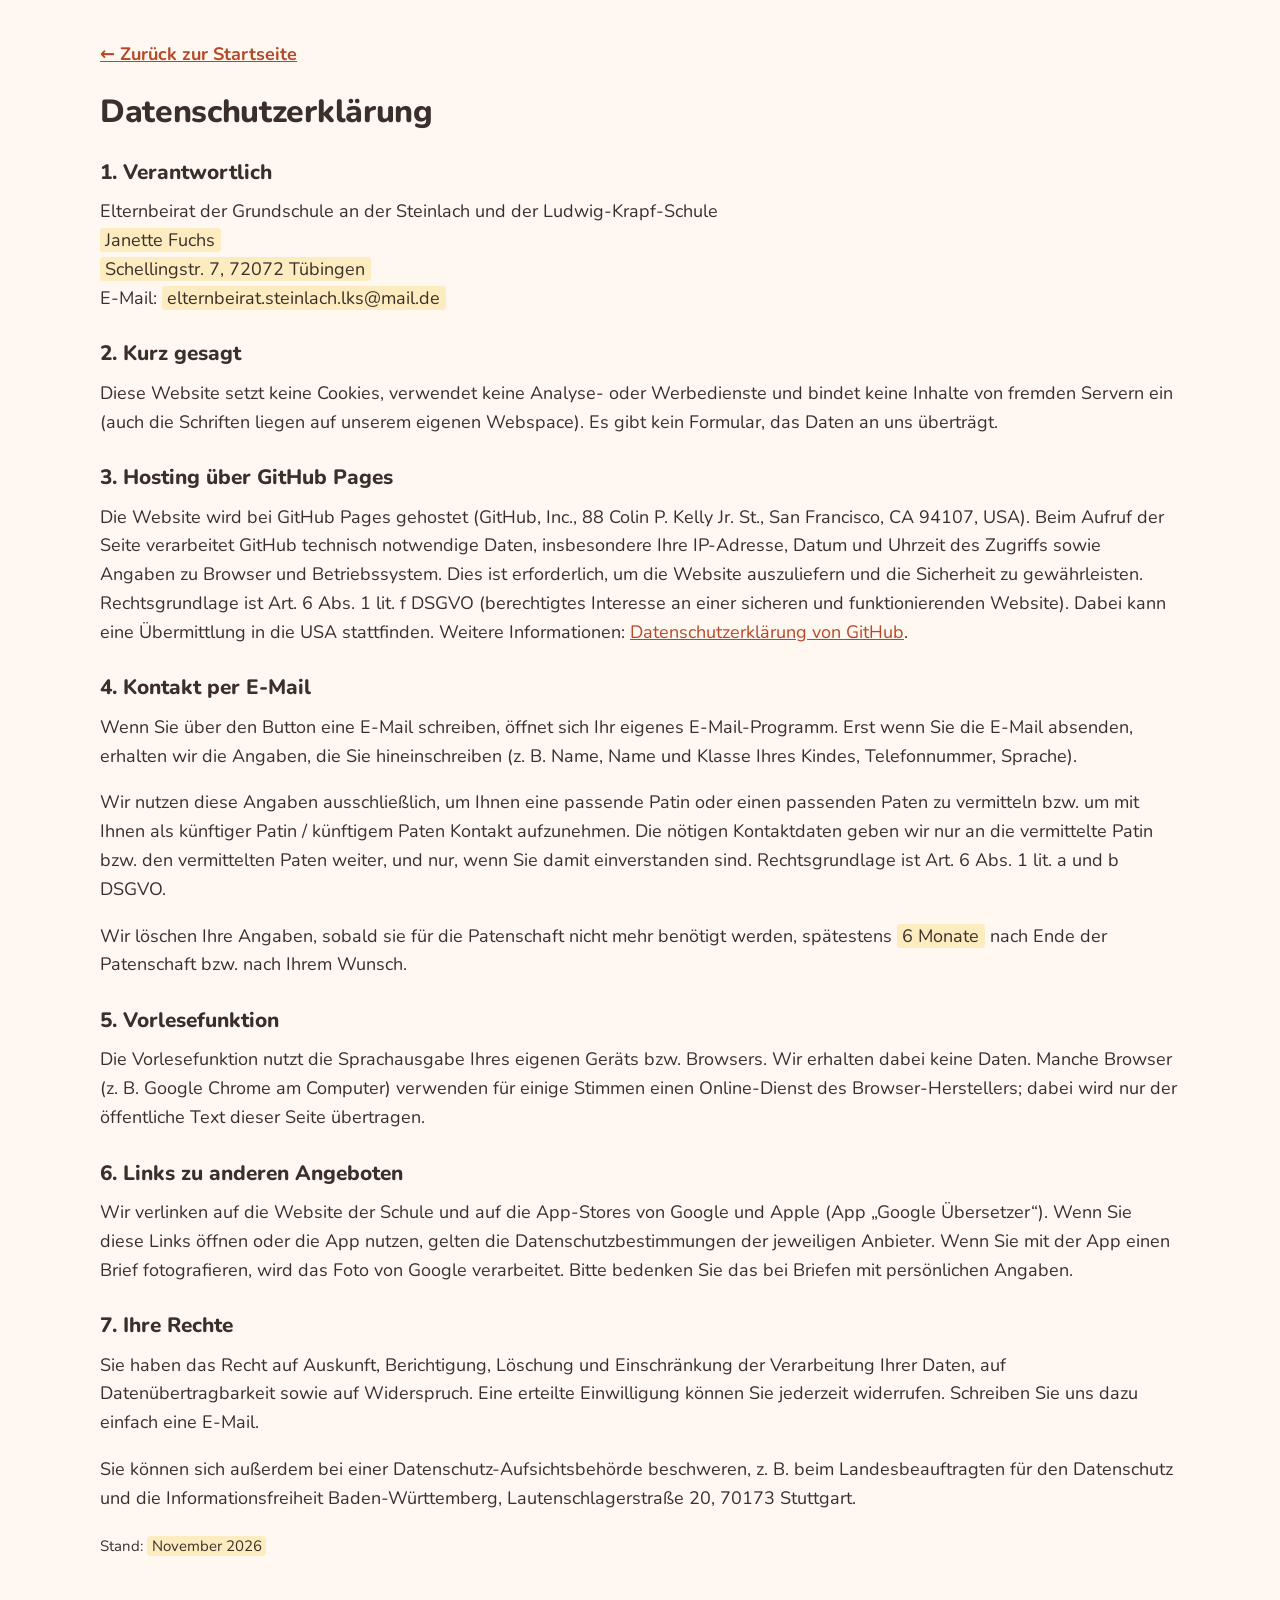
<file: datenschutz.html>
<!DOCTYPE html>
<html lang="de">
<head>
  <meta charset="utf-8">
  <meta name="viewport" content="width=device-width, initial-scale=1">
  <title>Datenschutz – Patenschaften Steinlach & Ludwig-Krapf-Schule</title>
  <meta name="robots" content="noindex">
  <link rel="stylesheet" href="style.css">
</head>
<body>
  <main class="legal wrap">
    <a class="backlink" href="index.html">← Zurück zur Startseite</a>
    <h1>Datenschutzerklärung</h1>

    <!-- Alle gelb markierten Stellen (class="ph") bitte ersetzen.
         Diese Vorlage ersetzt keine Rechtsberatung. Bitte vor Veröffentlichung prüfen lassen. -->

    <h2>1. Verantwortlich</h2>
    <p>
      Elternbeirat der Grundschule an der Steinlach und der Ludwig-Krapf-Schule<br>
      <span class="ph">Janette Fuchs</span><br>
      <span class="ph">Schellingstr. 7, 72072 Tübingen</span><br>
      E-Mail: <span class="ph">elternbeirat.steinlach.lks@mail.de</span>
    </p>

    <h2>2. Kurz gesagt</h2>
    <p>Diese Website setzt keine Cookies, verwendet keine Analyse- oder Werbedienste und bindet keine Inhalte von fremden Servern ein (auch die Schriften liegen auf unserem eigenen Webspace). Es gibt kein Formular, das Daten an uns überträgt.</p>

    <h2>3. Hosting über GitHub Pages</h2>
    <p>Die Website wird bei GitHub Pages gehostet (GitHub, Inc., 88 Colin P. Kelly Jr. St., San Francisco, CA 94107, USA). Beim Aufruf der Seite verarbeitet GitHub technisch notwendige Daten, insbesondere Ihre IP-Adresse, Datum und Uhrzeit des Zugriffs sowie Angaben zu Browser und Betriebssystem. Dies ist erforderlich, um die Website auszuliefern und die Sicherheit zu gewährleisten. Rechtsgrundlage ist Art. 6 Abs. 1 lit. f DSGVO (berechtigtes Interesse an einer sicheren und funktionierenden Website). Dabei kann eine Übermittlung in die USA stattfinden. Weitere Informationen: <a href="https://docs.github.com/de/site-policy/privacy-policies/github-general-privacy-statement" target="_blank" rel="noopener">Datenschutzerklärung von GitHub</a>.</p>

    <h2>4. Kontakt per E-Mail</h2>
    <p>Wenn Sie über den Button eine E-Mail schreiben, öffnet sich Ihr eigenes E-Mail-Programm. Erst wenn Sie die E-Mail absenden, erhalten wir die Angaben, die Sie hineinschreiben (z. B. Name, Name und Klasse Ihres Kindes, Telefonnummer, Sprache).</p>
    <p>Wir nutzen diese Angaben ausschließlich, um Ihnen eine passende Patin oder einen passenden Paten zu vermitteln bzw. um mit Ihnen als künftiger Patin / künftigem Paten Kontakt aufzunehmen. Die nötigen Kontaktdaten geben wir nur an die vermittelte Patin bzw. den vermittelten Paten weiter, und nur, wenn Sie damit einverstanden sind. Rechtsgrundlage ist Art. 6 Abs. 1 lit. a und b DSGVO.</p>
    <p>Wir löschen Ihre Angaben, sobald sie für die Patenschaft nicht mehr benötigt werden, spätestens <span class="ph">6 Monate</span> nach Ende der Patenschaft bzw. nach Ihrem Wunsch.</p>

    <h2>5. Vorlesefunktion</h2>
    <p>Die Vorlesefunktion nutzt die Sprachausgabe Ihres eigenen Geräts bzw. Browsers. Wir erhalten dabei keine Daten. Manche Browser (z. B. Google Chrome am Computer) verwenden für einige Stimmen einen Online-Dienst des Browser-Herstellers; dabei wird nur der öffentliche Text dieser Seite übertragen.</p>

    <h2>6. Links zu anderen Angeboten</h2>
    <p>Wir verlinken auf die Website der Schule und auf die App-Stores von Google und Apple (App „Google Übersetzer“). Wenn Sie diese Links öffnen oder die App nutzen, gelten die Datenschutzbestimmungen der jeweiligen Anbieter. Wenn Sie mit der App einen Brief fotografieren, wird das Foto von Google verarbeitet. Bitte bedenken Sie das bei Briefen mit persönlichen Angaben.</p>

    <h2>7. Ihre Rechte</h2>
    <p>Sie haben das Recht auf Auskunft, Berichtigung, Löschung und Einschränkung der Verarbeitung Ihrer Daten, auf Datenübertragbarkeit sowie auf Widerspruch. Eine erteilte Einwilligung können Sie jederzeit widerrufen. Schreiben Sie uns dazu einfach eine E-Mail.</p>
    <p>Sie können sich außerdem bei einer Datenschutz-Aufsichtsbehörde beschweren, z. B. beim Landesbeauftragten für den Datenschutz und die Informationsfreiheit Baden-Württemberg, Lautenschlagerstraße 20, 70173 Stuttgart.</p>

    <p><small>Stand: <span class="ph">November 2026</span></small></p>
  </main>
</body>
</html>
</file>
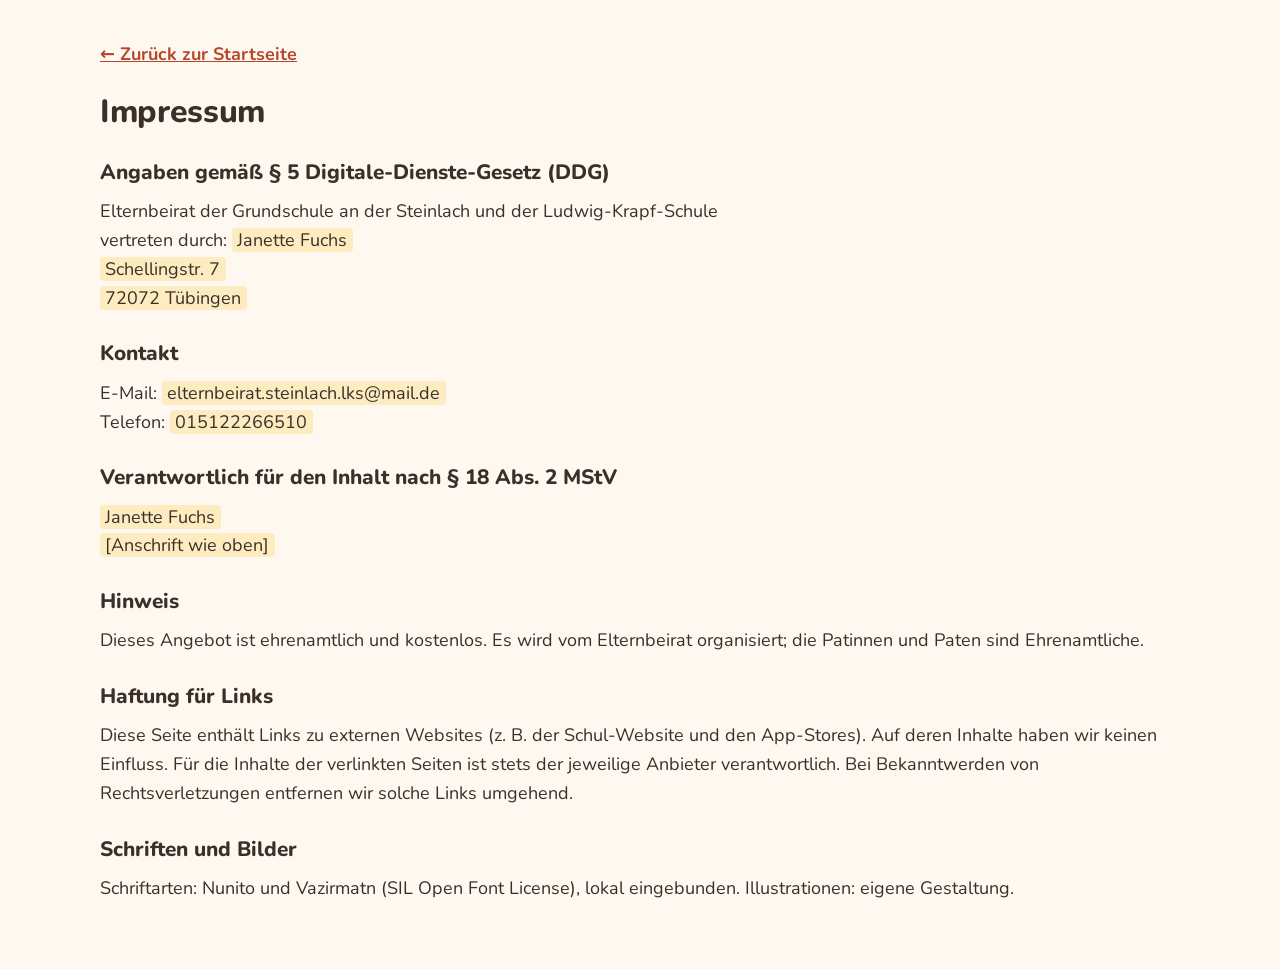
<file: impressum.html>
<!DOCTYPE html>
<html lang="de">
<head>
  <meta charset="utf-8">
  <meta name="viewport" content="width=device-width, initial-scale=1">
  <title>Impressum – Patenschaften Steinlach & Ludwig-Krapf-Schule</title>
  <meta name="robots" content="noindex">
  <link rel="stylesheet" href="style.css">
</head>
<body>
  <main class="legal wrap">
    <a class="backlink" href="index.html">← Zurück zur Startseite</a>
    <h1>Impressum</h1>

    <!-- Alle gelb markierten Stellen (class="ph") bitte ersetzen. -->

    <h2>Angaben gemäß § 5 Digitale-Dienste-Gesetz (DDG)</h2>
    <p>
      Elternbeirat der Grundschule an der Steinlach und der Ludwig-Krapf-Schule<br>
      vertreten durch: <span class="ph">Janette Fuchs</span><br>
      <span class="ph">Schellingstr. 7</span><br>
      <span class="ph">72072 Tübingen</span>
    </p>

    <h2>Kontakt</h2>
    <p>
      E-Mail: <span class="ph">elternbeirat.steinlach.lks@mail.de</span><br>
      Telefon: <span class="ph">015122266510</span>
    </p>

    <h2>Verantwortlich für den Inhalt nach § 18 Abs. 2 MStV</h2>
    <p>
      <span class="ph">Janette Fuchs</span><br>
      <span class="ph">[Anschrift wie oben]</span>
    </p>

    <h2>Hinweis</h2>
    <p>Dieses Angebot ist ehrenamtlich und kostenlos. Es wird vom Elternbeirat organisiert; die Patinnen und Paten sind Ehrenamtliche.</p>

    <h2>Haftung für Links</h2>
    <p>Diese Seite enthält Links zu externen Websites (z. B. der Schul-Website und den App-Stores). Auf deren Inhalte haben wir keinen Einfluss. Für die Inhalte der verlinkten Seiten ist stets der jeweilige Anbieter verantwortlich. Bei Bekanntwerden von Rechtsverletzungen entfernen wir solche Links umgehend.</p>

    <h2>Schriften und Bilder</h2>
    <p>Schriftarten: Nunito und Vazirmatn (SIL Open Font License), lokal eingebunden. Illustrationen: eigene Gestaltung.</p>
  </main>
</body>
</html>
</file>
<file: style.css>
/* Schriften liegen lokal (keine Verbindung zu Google Fonts – datenschutzfreundlich) */
@font-face { font-family: "Nunito"; font-style: normal; font-display: swap; font-weight: 300 900;
  src: url("fonts/nunito-latin-wght-normal.woff2") format("woff2-variations");
  unicode-range: U+0000-00FF,U+0131,U+0152-0153,U+02BB-02BC,U+02C6,U+02DA,U+02DC,U+0304,U+0308,U+0329,U+2000-206F,U+20AC,U+2122,U+2191,U+2193,U+2212,U+2215,U+FEFF,U+FFFD; }
@font-face { font-family: "Nunito"; font-style: normal; font-display: swap; font-weight: 300 900;
  src: url("fonts/nunito-latin-ext-wght-normal.woff2") format("woff2-variations");
  unicode-range: U+0100-02BA,U+02BD-02C5,U+02C7-02CC,U+02CE-02D7,U+02DD-02FF,U+0304,U+0308,U+0329,U+1D00-1DBF,U+1E00-1E9F,U+1EF2-1EFF,U+2020,U+20A0-20AB,U+20AD-20C0,U+2113,U+2C60-2C7F,U+A720-A7FF; }
@font-face { font-family: "Nunito"; font-style: normal; font-display: swap; font-weight: 300 900;
  src: url("fonts/nunito-cyrillic-wght-normal.woff2") format("woff2-variations");
  unicode-range: U+0301,U+0400-045F,U+0490-0491,U+04B0-04B1,U+2116; }
@font-face { font-family: "Vazirmatn"; font-style: normal; font-display: swap; font-weight: 100 900;
  src: url("fonts/vazirmatn-arabic-wght-normal.woff2") format("woff2-variations");
  unicode-range: U+0600-06FF,U+0750-077F,U+0870-088E,U+0890-0891,U+0897-08E1,U+08E3-08FF,U+200C-200E,U+2010-2011,U+204F,U+2E41,U+FB50-FDFF,U+FE70-FE74,U+FE76-FEFC; }

:root {
  --bg: #FFF8F0;
  --surface: #FFFFFF;
  --ink: #3B2F2A;
  --muted: #6B5A51;
  --line: #EEDFD2;
  --primary: #B5482A;
  --primary-dark: #963A20;
  --sun: #F6C453;
  --sun-soft: #FDECC0;
  --rose-soft: #F9DCD2;
  --leaf: #2F6E5F;
  --leaf-soft: #DCEFE8;
  --radius: 22px;
  --shadow: 0 10px 30px -12px rgba(120, 70, 40, .25);
  --font: "Nunito", "Segoe UI", system-ui, -apple-system, Roboto, "Noto Sans", sans-serif;
}

*, *::before, *::after { box-sizing: border-box; }
html { scroll-behavior: smooth; -webkit-text-size-adjust: 100%; }
body {
  margin: 0; background: var(--bg); color: var(--ink);
  font-family: var(--font); font-size: 1.125rem; line-height: 1.6;
}
html[dir="rtl"] body, .rtl-font { font-family: "Vazirmatn", "Noto Naskh Arabic", "Segoe UI", Tahoma, sans-serif; line-height: 1.85; }

img, svg { max-width: 100%; }
a { color: var(--primary); }
h1, h2, h3 { line-height: 1.2; margin: 0 0 .6em; font-weight: 800; }
h1 { font-size: clamp(2rem, 5.5vw, 3.1rem); letter-spacing: -.01em; }
h2 { font-size: clamp(1.5rem, 3.6vw, 2rem); }
p { margin: 0 0 1em; }
.wrap { width: min(1080px, 100% - 2.5rem); margin-inline: auto; }

.skip { position: absolute; inset-inline-start: -999px; top: 0; background: var(--ink); color: #fff; padding: .6rem 1rem; z-index: 99; }
.skip:focus { inset-inline-start: 1rem; }
:focus-visible { outline: 3px solid var(--sun); outline-offset: 3px; border-radius: 8px; }

/* ---------- Sprachleiste ---------- */
.langbar { background: var(--surface); border-bottom: 1px solid var(--line); position: sticky; top: 0; z-index: 10; }
.langbar__inner { width: min(1080px, 100% - 1.5rem); margin-inline: auto; padding: .75rem 0; display: flex; align-items: center; gap: .5rem 1rem; flex-wrap: wrap; }
.langbar__label { margin: 0; display: flex; align-items: center; gap: .4rem; color: var(--muted); font-weight: 700; font-size: .95rem; }
.langbar__list { display: flex; flex-wrap: wrap; gap: .45rem; flex: 1; }
.langbtn {
  font: inherit; font-size: 1rem; font-weight: 700; color: var(--ink);
  background: var(--bg); border: 2px solid var(--line); border-radius: 999px;
  padding: .45rem 1rem; cursor: pointer; text-decoration: none; line-height: 1.3;
  min-height: 44px; display: inline-flex; align-items: center; justify-content: center;
  transition: background .15s, border-color .15s;
}
.langbtn:hover { border-color: var(--primary); }
.langbtn[aria-current="true"] { background: var(--primary); border-color: var(--primary); color: #fff; }
.langbtn[lang="ar"], .langbtn[lang="fa-AF"] { font-family: "Vazirmatn", sans-serif; }

@media (max-width: 720px) {
  .langbar { position: static; }
  .langbar__label { width: 100%; }
  .langbar__list { display: grid; grid-template-columns: repeat(3, 1fr); }
  .langbtn { padding: .45rem .4rem; font-size: .98rem; }
}

/* ---------- Buttons ---------- */
.btn {
  font: inherit; font-weight: 800; font-size: 1.08rem; line-height: 1.25;
  display: inline-flex; align-items: center; justify-content: center; gap: .55rem;
  padding: .85rem 1.4rem; min-height: 52px; border-radius: 999px; border: 2px solid transparent;
  text-decoration: none; cursor: pointer; transition: transform .12s, background .15s;
}
.btn:active { transform: scale(.98); }
.btn--primary { background: var(--primary); color: #fff; box-shadow: var(--shadow); }
.btn--primary:hover { background: var(--primary-dark); }
.btn--soft { background: var(--surface); color: var(--ink); border-color: var(--line); }
.btn--soft:hover { border-color: var(--primary); }
.btn--soft[aria-pressed="true"] { background: var(--rose-soft); border-color: var(--primary); }
.btn--light { background: #fff; color: var(--leaf); }
.btn--light:hover { background: var(--leaf-soft); }
.btn--small { min-height: 40px; padding: .4rem 1rem; font-size: .95rem; background: var(--bg); border-color: var(--line); color: var(--ink); }
.btn--big { font-size: 1.2rem; padding: 1rem 1.8rem; min-height: 60px; }
.btn .ico-stop { display: none; }
.btn[aria-pressed="true"] .ico-stop { display: block; }
.btn[aria-pressed="true"] .ico-play { display: none; }

/* ---------- Hero ---------- */
.hero { padding: clamp(2rem, 6vw, 4.5rem) 0 clamp(1.5rem, 4vw, 3rem); }
.hero__grid { display: grid; grid-template-columns: 1.15fr .85fr; gap: 2rem; align-items: center; }
.schools { display: flex; align-items: center; gap: .8rem; margin-bottom: 1.2rem; }
.schools p { margin: 0; color: var(--muted); font-weight: 700; font-size: 1rem; }
.schools__logo { height: 52px; width: auto; }
.lead { font-size: 1.25rem; color: var(--ink); max-width: 36em; }
.chips { list-style: none; padding: 0; margin: 1.2rem 0 1.6rem; display: flex; flex-wrap: wrap; gap: .5rem; }
.chips li { background: var(--leaf-soft); color: var(--leaf); font-weight: 800; border-radius: 999px; padding: .35rem .9rem .35rem .7rem; display: inline-flex; align-items: center; gap: .35rem; font-size: 1rem; }
.chips li::before { content: ""; width: 1.05em; height: 1.05em; background: no-repeat center/contain url("data:image/svg+xml,%3Csvg xmlns='http://www.w3.org/2000/svg' viewBox='0 0 20 20'%3E%3Ccircle cx='10' cy='10' r='10' fill='%232F6E5F'/%3E%3Cpath d='m5.5 10.3 3 3 6-6.3' fill='none' stroke='white' stroke-width='2.2' stroke-linecap='round' stroke-linejoin='round'/%3E%3C/svg%3E"); flex: none; }
.hero__actions { display: flex; flex-wrap: wrap; gap: .75rem; }
.readmsg { margin-top: 1rem; background: var(--sun-soft); border-radius: 14px; padding: .7rem 1rem; font-size: 1rem; }
.hero__art svg { width: 100%; height: auto; }
@media (max-width: 820px) {
  .hero__grid { grid-template-columns: 1fr; }
  .hero__art { order: -1; max-width: 260px; margin-inline: auto; }
  .hero__actions .btn { flex: 1 1 100%; }
}

/* ---------- Abschnitte ---------- */
.section { padding: clamp(2.2rem, 6vw, 4rem) 0; }
.section--tint { background: var(--sun-soft); }
.section--leaf { background: var(--leaf); color: #fff; }
.section--leaf h2 { color: #fff; }

.steps { list-style: none; padding: 0; margin: 1.4rem 0 0; display: grid; grid-template-columns: repeat(3, 1fr); gap: 1.2rem; counter-reset: s; }
.steps li { background: var(--surface); border-radius: var(--radius); padding: 1.5rem 1.4rem 1.4rem; box-shadow: var(--shadow); position: relative; counter-increment: s; }
.steps li::before { content: counter(s); display: grid; place-items: center; width: 2.6rem; height: 2.6rem; border-radius: 50%; background: var(--sun); color: var(--ink); font-weight: 900; font-size: 1.25rem; margin-bottom: .8rem; }
.steps h3 { font-size: 1.25rem; margin-bottom: .35em; }
.steps p { margin: 0; color: var(--muted); }
@media (max-width: 820px) { .steps { grid-template-columns: 1fr; } }

.two-col { display: grid; grid-template-columns: 1.3fr .7fr; gap: 2.5rem; align-items: center; }
.two-col--art { grid-template-columns: .45fr 1.55fr; }
@media (max-width: 820px) { .two-col, .two-col--art { grid-template-columns: 1fr; gap: 1.5rem; } .phone { display: none; } }

.checks { list-style: none; padding: 0; margin: 0 0 1.2rem; display: grid; gap: .65rem; }
.checks li { position: relative; padding-inline-start: 2.1rem; }
.checks li::before { content: ""; position: absolute; inset-inline-start: 0; top: .2em; width: 1.4rem; height: 1.4rem; background: no-repeat center/contain url("data:image/svg+xml,%3Csvg xmlns='http://www.w3.org/2000/svg' viewBox='0 0 20 20'%3E%3Ccircle cx='10' cy='10' r='10' fill='%23B5482A'/%3E%3Cpath d='m5.5 10.3 3 3 6-6.3' fill='none' stroke='white' stroke-width='2.2' stroke-linecap='round' stroke-linejoin='round'/%3E%3C/svg%3E"); }
.note { font-size: 1rem; color: var(--muted); background: rgba(255,255,255,.6); border-radius: 14px; padding: .75rem 1rem; }
.note--light { background: rgba(255,255,255,.12); color: #fff; margin-top: 1.2rem; }
.quote { background: var(--surface); border-radius: var(--radius); padding: 1.6rem; text-align: center; box-shadow: var(--shadow); }
.quote p { margin: .6rem 0 0; font-weight: 700; font-size: 1.15rem; }

.card { background: var(--surface); border-radius: calc(var(--radius) + 6px); padding: clamp(1.4rem, 4vw, 2.6rem); box-shadow: var(--shadow); }
.card--sun { background: var(--rose-soft); box-shadow: none; }
.contact { max-width: 760px; margin-inline: auto; text-align: center; }
.contact__person { display: flex; align-items: center; justify-content: center; gap: 1rem; margin-bottom: 1rem; text-align: start; }
.contact__person h2 { margin: 0 0 .15em; }
.contact__name { margin: 0; color: var(--muted); }
.avatar { flex: none; }
.hint { color: var(--muted); font-size: 1rem; margin-top: 1rem; }
.copyline { display: flex; flex-wrap: wrap; align-items: center; justify-content: center; gap: .5rem; font-size: 1rem; color: var(--muted); border-top: 1px dashed var(--line); padding-top: 1rem; }
.copyline code { font-family: inherit; font-weight: 800; color: var(--ink); direction: ltr; unicode-bidi: isolate; word-break: break-all; }

.numlist { padding-inline-start: 1.4rem; margin: 0 0 1.2rem; display: grid; gap: .45rem; }
.numlist li::marker { font-weight: 900; color: var(--sun); }
.store { display: flex; flex-wrap: wrap; gap: .6rem; }

.footer { padding: 2rem 0 2.5rem; color: var(--muted); font-size: 1rem; border-top: 1px solid var(--line); }
.footer p { margin: 0 0 .5rem; }
.footer__links { display: flex; flex-wrap: wrap; gap: .4rem 1.4rem; }

/* Vorlesen: aktuell gelesener Abschnitt */
.reading { background: var(--sun-soft); box-shadow: 0 0 0 .3em var(--sun-soft); border-radius: 6px; }
.section--leaf .reading { background: rgba(246,196,83,.3); box-shadow: 0 0 0 .3em rgba(246,196,83,.3); }

.noscript { padding: 1rem; text-align: center; background: var(--sun-soft); }

/* Rechtstexte */
.legal { padding: 2.5rem 0 3rem; }
.legal h1 { font-size: 2rem; }
.legal h2 { font-size: 1.3rem; margin-top: 1.8rem; }
.legal .ph { background: var(--sun-soft); padding: 0 .3em; border-radius: 4px; }
.backlink { display: inline-block; margin-bottom: 1.5rem; font-weight: 700; }

@media (prefers-reduced-motion: reduce) { html { scroll-behavior: auto; } .btn { transition: none; } }

[tabindex="-1"]:focus { outline: none; }
</file>
